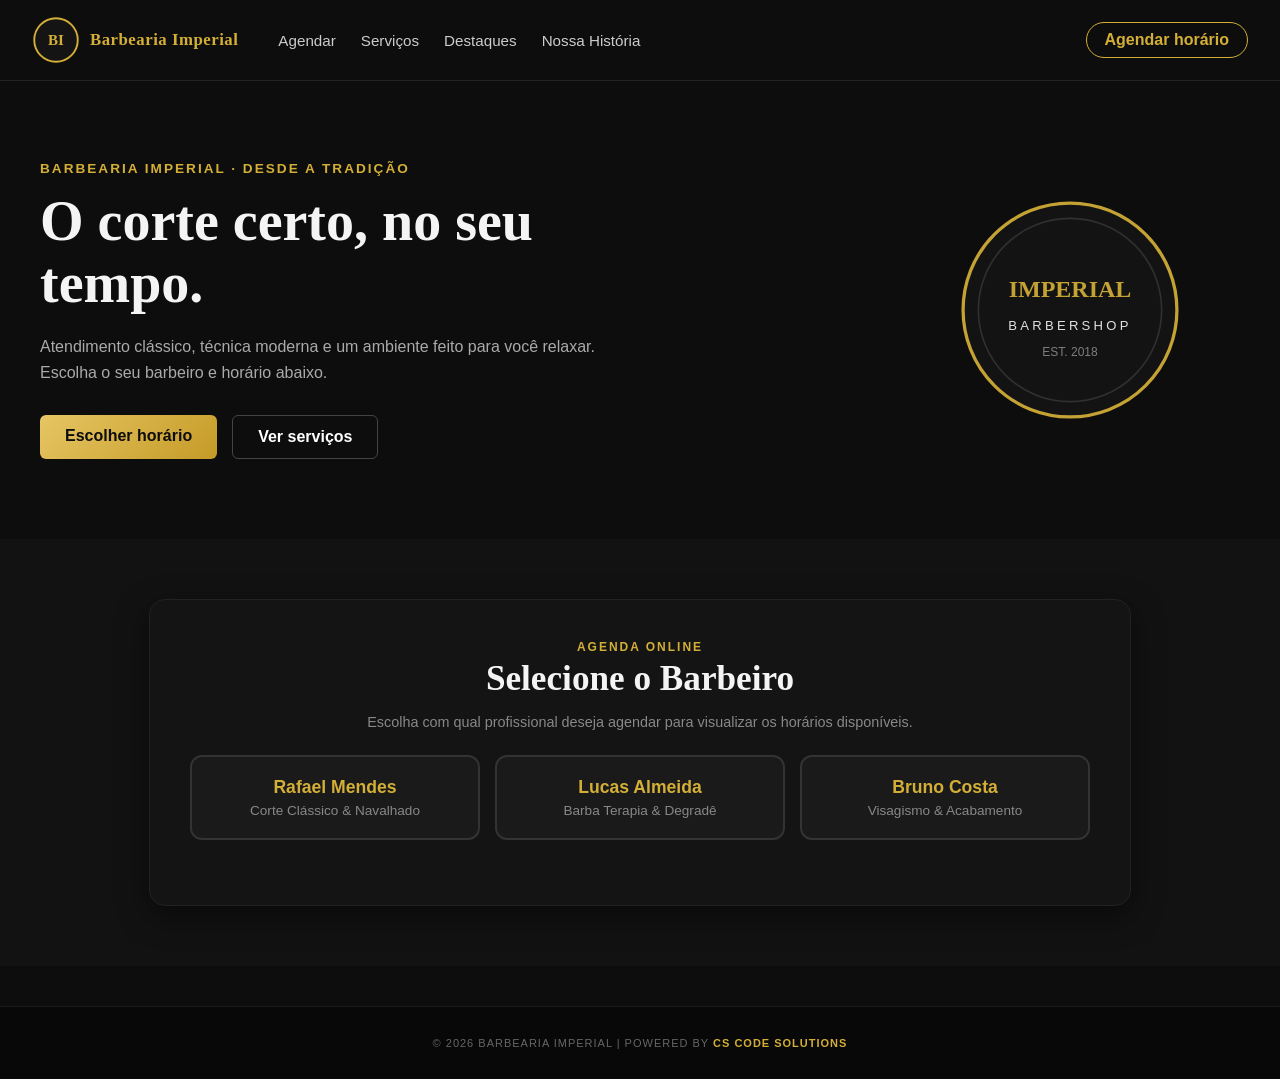
<file: barbearia-imperial/barbearia.html>
<!DOCTYPE html>
<html lang="pt-BR">
<head>
    <meta charset="UTF-8">
    <meta name="viewport" content="width=device-width, initial-scale=1.0">
    <title>Barbearia Imperial - Estilo e Tradição</title>
    <link rel="icon" type="image/svg+xml" href="data:image/svg+xml,%3Csvg xmlns='http://www.w3.org/2000/svg' viewBox='0 0 64 64'%3E%3Ccircle cx='32' cy='32' r='30' fill='%23141414' stroke='%23d4af37' stroke-width='3'/%3E%3Ctext x='32' y='40' text-anchor='middle' fill='%23d4af37' font-family='Georgia,serif' font-size='22' font-weight='bold'%3EBI%3C/text%3E%3C/svg%3E">
    <style>
        body {
            font-family: Arial, sans-serif;
            margin: 0;
            padding: 0;
            background-color: #0d0d0d;
            color: #f4f4f4;
            scroll-behavior: smooth;
        }
        .site-header {
            background-color: #0d0d0d;
            color: #fff;
            display: flex;
            justify-content: space-between;
            align-items: center;
            padding: 1rem 2rem;
            position: sticky;
            top: 0;
            z-index: 1000;
            border-bottom: 1px solid #222;
        }
        .header-left {
            display: flex;
            align-items: center;
            gap: 40px;
        }
        .logo-container {
            display: flex;
            align-items: center;
            gap: 10px;
        }
        .circle-logo {
            width: 48px;
            height: 48px;
            flex-shrink: 0;
        }
        .brand-label {
            font-family: Georgia, serif;
            font-size: 1.05rem;
            font-weight: bold;
            color: #d4af37;
            letter-spacing: 0.5px;
        }
        .nav-links {
            display: flex;
            align-items: center;
            gap: 25px;
        }
        .nav-links a {
            color: #ccc;
            text-decoration: none;
            font-size: 0.95rem;
            transition: color 0.3s;
        }
        .nav-links a:hover {
            color: #d4af37;
        }
        .btn-header-agendar {
            background: transparent;
            border: 1px solid #d4af37;
            color: #d4af37;
            padding: 8px 18px;
            border-radius: 20px;
            font-weight: bold;
            text-decoration: none;
            transition: all 0.3s;
        }
        .btn-header-agendar:hover {
            background: #d4af37;
            color: #0d0d0d;
        }
        .hamburger {
            display: none;
            background: none;
            border: none;
            color: white;
            font-size: 1.6rem;
            cursor: pointer;
        }

        /* Hero Section */
        .hero-section {
            background-color: #0d0d0d;
            color: white;
            padding: 80px 20px;
            display: flex;
            justify-content: space-between;
            align-items: center;
            max-width: 1200px;
            margin: 0 auto;
            gap: 40px;
        }
        .hero-content {
            max-width: 600px;
            text-align: left;
        }
        .hero-subtitle {
            color: #d4af37;
            font-size: 0.85rem;
            letter-spacing: 2px;
            text-transform: uppercase;
            margin-bottom: 15px;
            font-weight: bold;
        }
        .hero-title {
            font-size: 3.5rem;
            font-family: Georgia, serif;
            margin: 0 0 20px 0;
            line-height: 1.1;
            color: #f4f4f4;
        }
        .hero-desc {
            color: #aaa;
            font-size: 1rem;
            line-height: 1.6;
            margin-bottom: 30px;
        }
        .hero-buttons {
            display: flex;
            gap: 15px;
        }
        .btn-primary-custom {
            background: linear-gradient(135deg, #e6c563 0%, #c59b27 100%);
            color: #0d0d0d;
            padding: 12px 25px;
            border-radius: 6px;
            font-weight: bold;
            text-decoration: none;
            border: none;
            cursor: pointer;
        }
        .btn-outline-custom {
            background: transparent;
            border: 1px solid #444;
            color: #fff;
            padding: 12px 25px;
            border-radius: 6px;
            font-weight: bold;
            text-decoration: none;
            cursor: pointer;
        }
        .hero-image-right {
            max-width: 340px;
            width: 100%;
            opacity: 0.92;
            display: flex;
            justify-content: center;
        }

        @media (max-width: 768px) {
            .site-header { padding: 1rem; }
            .header-left { width: 100%; justify-content: space-between; }
            .hamburger { display: block; }
            .nav-links {
                display: none;
                flex-direction: column;
                position: absolute;
                top: 100%;
                left: 0;
                width: 100%;
                background-color: #0d0d0d;
                padding: 20px 0;
                box-shadow: 0 4px 10px rgba(0,0,0,0.5);
                text-align: center;
                border-bottom: 1px solid #222;
            }
            .nav-links.active { display: flex; }
            .nav-links a { padding: 10px 0; width: 100%; }
            .btn-header-agendar { display: none; }
            .hero-section {
                flex-direction: column-reverse;
                text-align: center;
                padding: 40px 15px;
                gap: 30px;
            }
            .hero-content { text-align: center; }
            .hero-title { font-size: 2.3rem; }
            .hero-buttons { justify-content: center; flex-wrap: wrap; }
            .hero-image-right { max-width: 220px; margin: 0 auto; }
        }

        .section { padding: 60px 20px; }
        .bg-alt { background-color: #121212; }
        .container { max-width: 1100px; margin: 0 auto; }

        .booking-card {
            background: #141414;
            padding: 40px;
            border-radius: 16px;
            box-shadow: 0 10px 30px rgba(0,0,0,0.5);
            max-width: 900px;
            margin: 0 auto;
            border: 1px solid #222;
        }
        .booking-card h2 {
            margin-top: 0;
            color: #f4f4f4;
            text-align: center;
            font-family: Georgia, serif;
            font-size: 2.2rem;
            margin-bottom: 10px;
        }

        .barber-selection-grid {
            display: grid;
            grid-template-columns: repeat(auto-fit, minmax(200px, 1fr));
            gap: 15px;
            margin-top: 25px;
            margin-bottom: 25px;
        }
        .barber-select-card {
            background: #1a1a1a;
            border: 2px solid #333;
            border-radius: 12px;
            padding: 20px;
            text-align: center;
            cursor: pointer;
            transition: all 0.3s;
        }
        .barber-select-card:hover {
            border-color: #d4af37;
            background: #1f1f1f;
        }
        .barber-select-card.selected {
            border-color: #d4af37;
            background: #252215;
        }
        .barber-select-card h4 {
            margin: 0;
            color: #d4af37;
            font-size: 1.1rem;
        }
        .barber-select-card p {
            margin: 5px 0 0 0;
            color: #888;
            font-size: 0.85rem;
        }

        .schedule-columns-container {
            display: flex;
            gap: 15px;
            overflow-x: auto;
            padding-bottom: 15px;
            margin-top: 20px;
        }
        .date-column {
            background: #181818;
            border: 1px solid #2c2c2c;
            border-radius: 12px;
            min-width: 160px;
            flex: 1;
            padding: 15px;
            text-align: center;
        }
        .date-header {
            font-weight: bold;
            font-size: 0.9rem;
            color: #d4af37;
            margin-bottom: 15px;
            border-bottom: 1px solid #333;
            padding-bottom: 8px;
        }
        .slots-list {
            display: flex;
            flex-direction: column;
            gap: 8px;
        }
        .slot-btn {
            padding: 10px;
            border-radius: 8px;
            font-weight: bold;
            font-size: 0.9rem;
            cursor: pointer;
            border: 1px solid #333;
            transition: all 0.2s;
            text-align: center;
            background-color: #141414;
            color: #ccc;
        }
        .slot-btn.available:hover {
            border-color: #d4af37;
            color: #d4af37;
            background-color: #1f1f1f;
        }
        .slot-btn.busy {
            background-color: #111;
            color: #555;
            border-color: #1a1a1a;
            cursor: not-allowed;
        }

        /* Modal Flutuante */
        .modal-overlay {
            position: fixed;
            top: 0; left: 0; width: 100%; height: 100%;
            background: rgba(0,0,0,0.8);
            display: none;
            justify-content: center;
            align-items: center;
            z-index: 2000;
            padding: 15px;
            box-sizing: border-box;
        }
        .modal-overlay.open {
            display: flex;
        }
        .modal-content {
            background: #141414;
            border: 1px solid #d4af37;
            padding: 30px;
            border-radius: 16px;
            max-width: 480px;
            width: 100%;
            box-shadow: 0 10px 30px rgba(0,0,0,0.8);
            position: relative;
            max-height: 90vh;
            overflow-y: auto;
        }
        .modal-content h3 {
            color: #d4af37;
            margin-top: 0;
            font-family: Georgia, serif;
            text-align: center;
        }
        .form-label-custom {
            color: #888;
            font-size: 0.75rem;
            letter-spacing: 1px;
            text-transform: uppercase;
            font-weight: bold;
            display: block;
            margin-bottom: 5px;
            margin-top: 15px;
        }
        .modal-content input, .modal-content select {
            width: 100%;
            padding: 12px;
            background-color: #1a1a1a;
            border: 1px solid #333;
            border-radius: 8px;
            color: #fff;
            box-sizing: border-box;
            font-size: 0.95rem;
        }
        .modal-content input:focus, .modal-content select:focus {
            border-color: #d4af37;
            outline: none;
        }
        .modal-close {
            position: absolute;
            top: 15px;
            right: 20px;
            background: none;
            border: none;
            color: #888;
            font-size: 1.5rem;
            cursor: pointer;
        }
        .modal-close:hover { color: #fff; }

        /* Lista de Checkboxes de Serviços */
        .services-checkbox-list {
            display: flex;
            flex-direction: column;
            gap: 8px;
            max-height: 180px;
            overflow-y: auto;
            background: #1a1a1a;
            border: 1px solid #333;
            border-radius: 8px;
            padding: 10px;
            margin-top: 5px;
        }
        .service-checkbox-item {
            display: flex;
            align-items: center;
            gap: 10px;
            cursor: pointer;
            font-size: 0.9rem;
            color: #ddd;
            user-select: none;
        }
        .service-checkbox-item input {
            width: 18px;
            height: 18px;
            cursor: pointer;
            margin: 0;
        }

        /* Grade de Serviços Demonstrativos */
        .services-grid {
            display: grid;
            grid-template-columns: repeat(auto-fit, minmax(220px, 1fr));
            gap: 16px;
            text-align: left;
        }
        .service-card {
            background: #141414;
            border: 1px solid #262626;
            border-radius: 12px;
            padding: 20px;
        }
        .service-card h3 {
            margin: 0 0 8px 0;
            color: #d4af37;
            font-family: Georgia, serif;
        }
        .service-card p {
            margin: 0 0 12px 0;
            color: #aaa;
            font-size: 0.9rem;
            line-height: 1.45;
        }
        .service-price {
            color: #e6c563;
            font-weight: bold;
            font-size: 0.95rem;
        }

        footer {
            background-color: #080808;
            color: #666;
            text-align: center;
            padding: 30px;
            border-top: 1px solid #1a1a1a;
            margin-top: 40px;
        }
        footer a {
            color: #d4af37;
            text-decoration: none;
        }
    </style>
</head>
<body>
    <header class="site-header">
        <div class="header-left">
            <div class="logo-container">
                <svg class="circle-logo" viewBox="0 0 64 64" aria-hidden="true">
                    <circle cx="32" cy="32" r="29" fill="#141414" stroke="#d4af37" stroke-width="2.5"/>
                    <text x="32" y="39" text-anchor="middle" fill="#d4af37" font-family="Georgia,serif" font-size="20" font-weight="bold">BI</text>
                </svg>
                <span class="brand-label">Barbearia Imperial</span>
            </div>
            <nav class="nav-links" id="nav-menu">
                <a href="#agendar">Agendar</a>
                <a href="#servicos" class="link-menu-servicos">Serviços</a>
                <a href="#agendar">Destaques</a>
                <a href="#agendar">Nossa História</a>
            </nav>
        </div>
        <a href="#agendar" class="btn-header-agendar">Agendar horário</a>
        <button class="hamburger" id="hamburger-btn">&#9776;</button>
    </header>

    <section class="hero-section">
        <div class="hero-content">
            <div class="hero-subtitle">BARBEARIA IMPERIAL · DESDE A TRADIÇÃO</div>
            <h1 class="hero-title">O corte certo, no seu tempo.</h1>
            <p class="hero-desc">Atendimento clássico, técnica moderna e um ambiente feito para você relaxar. Escolha o seu barbeiro e horário abaixo.</p>
            <div class="hero-buttons">
                <a href="#agendar" class="btn-primary-custom">Escolher horário</a>
                <a href="#servicos" class="btn-outline-custom link-menu-servicos">Ver serviços</a>
            </div>
        </div>
        <div class="hero-image-right">
            <svg viewBox="0 0 220 220" width="240" height="240" aria-label="Emblema Barbearia Imperial">
                <circle cx="110" cy="110" r="98" fill="#141414" stroke="#d4af37" stroke-width="3"/>
                <circle cx="110" cy="110" r="84" fill="none" stroke="#333" stroke-width="1.5"/>
                <text x="110" y="98" text-anchor="middle" fill="#d4af37" font-family="Georgia,serif" font-size="22" font-weight="bold">IMPERIAL</text>
                <text x="110" y="128" text-anchor="middle" fill="#f4f4f4" font-family="Arial,sans-serif" font-size="12" letter-spacing="3">BARBERSHOP</text>
                <text x="110" y="152" text-anchor="middle" fill="#888" font-family="Arial,sans-serif" font-size="11">EST. 2018</text>
            </svg>
        </div>
    </section>

    <!-- Seção de Agendamento -->
    <section id="agendar" class="section bg-alt">
        <div class="container">
            <div class="booking-card">
                <div style="text-align:center; color:#d4af37; font-size:0.75rem; letter-spacing:2px; text-transform:uppercase; font-weight:bold; margin-bottom:5px;">AGENDA ONLINE</div>
                <h2>Selecione o Barbeiro</h2>
                <p style="text-align:center; color:#888; font-size:0.9rem; margin-bottom:15px;">Escolha com qual profissional deseja agendar para visualizar os horários disponíveis.</p>

                <div id="barber-selection-container" class="barber-selection-grid"></div>

                <div id="calendar-wrapper" style="display:none; margin-top:30px; border-top:1px solid #222; padding-top:25px;">
                    <h3 id="calendar-title" style="text-align:center; color:#f4f4f4; font-family:Georgia, serif; margin-bottom:5px;">Horários Disponíveis</h3>
                    <p style="text-align:center; color:#888; font-size:0.9rem; margin-bottom:20px;">Clique num horário disponível de 15 em 15 minutos.</p>
                    <div id="schedule-columns" class="schedule-columns-container"></div>
                </div>
            </div>
        </div>
    </section>

    <!-- Modal Flutuante de Confirmação de Agendamento -->
    <div id="modal-booking" class="modal-overlay">
        <div class="modal-content">
            <button type="button" class="modal-close" id="btn-close-modal">&times;</button>
            <h3>Concluir Reserva</h3>
            <p id="modal-selected-time-label" style="text-align:center; color:#d4af37; font-weight:bold; margin-bottom:20px;"></p>

            <form id="modal-booking-form">
                <label class="form-label-custom">Nome Completo</label>
                <input type="text" id="modal-client-name" placeholder="Seu nome" required>

                <label class="form-label-custom">WhatsApp / Telefone</label>
                <input type="tel" id="modal-client-phone" placeholder="(00) 00000-0000" required>

                <label class="form-label-custom">Serviços (Selecione um ou mais)</label>
                <div id="services-checkbox-container" class="services-checkbox-list"></div>

                <button type="submit" class="btn-primary-custom" style="width:100%; margin-top:25px; padding:14px; font-size:1rem;">Confirmar agendamento</button>
            </form>
        </div>
    </div>

    <!-- Seção de Nossos Serviços -->
    <section id="servicos" class="section" style="display: none;">
        <div class="container" style="text-align: center;">
            <h2 style="font-family:Georgia, serif; font-size:2rem; margin-bottom:30px;">Nossos Serviços</h2>
            <div id="servicos-carrossel-container" class="services-grid"></div>
        </div>
    </section>

    <footer>
        <p style="font-size:11px; color:#666; letter-spacing:1px; text-transform:uppercase; margin:0;">
            &copy; 2026 Barbearia Imperial | Powered by <a href="https://www.instagram.com/cs_code_solutions?exln=Ym1mNDMzYTYxa3d6" target="_blank" rel="noopener noreferrer"><strong>CS Code Solutions</strong></a>
        </p>
    </footer>

    <script>
        const barbeiros = [
            { id: "rafael", nome: "Rafael Mendes", especialidade: "Corte Clássico & Navalhado" },
            { id: "lucas", nome: "Lucas Almeida", especialidade: "Barba Terapia & Degradê" },
            { id: "bruno", nome: "Bruno Costa", especialidade: "Visagismo & Acabamento" }
        ];

        const servicosCatalogo = [
            { id: "corte", nome: "Corte Clássico ou Degradê", preco: 45.00, desc: "Lavagem, corte personalizado e finalização." },
            { id: "barba", nome: "Barba com Toalha Quente", preco: 35.00, desc: "Alinhamento na navalha com vapor e balm." },
            { id: "combo", nome: "Combo Corte + Barba", preco: 70.00, desc: "Experiência completa com economia." },
            { id: "sobrancelha", nome: "Design de Sobrancelha", preco: 15.00, desc: "Acabamento limpo e natural." }
        ];

        const horariosBase = ["09:00", "09:15", "09:30", "10:00", "10:30", "11:00", "14:00", "14:30", "15:00", "16:00", "16:30", "17:30"];
        const reservados = new Set(["rafael|0|09:30", "lucas|1|14:30"]);

        let barbeiroAtual = null;
        let slotSelecionado = null;

        const hamburgerBtn = document.getElementById("hamburger-btn");
        const navMenu = document.getElementById("nav-menu");
        const servicosSecao = document.getElementById("servicos");
        const modalBooking = document.getElementById("modal-booking");

        hamburgerBtn.addEventListener("click", (e) => {
            e.stopPropagation();
            navMenu.classList.toggle("active");
        });

        document.querySelectorAll(".link-menu-servicos").forEach(el => {
            el.addEventListener("click", (e) => {
                e.preventDefault();
                servicosSecao.style.display = "block";
                renderServicos();
                document.getElementById("servicos").scrollIntoView({ behavior: "smooth" });
                navMenu.classList.remove("active");
            });
        });

        function renderServicos() {
            const container = document.getElementById("servicos-carrossel-container");
            container.innerHTML = servicosCatalogo.map(srv => `
                <div class="service-card">
                    <h3>${srv.nome}</h3>
                    <p>${srv.desc}</p>
                    <span class="service-price">R$ ${srv.preco.toFixed(2).replace(".", ",")}</span>
                </div>
            `).join("");
        }

        function renderCheckboxesServicos() {
            const box = document.getElementById("services-checkbox-container");
            box.innerHTML = servicosCatalogo.map((srv, idx) => `
                <label class="service-checkbox-item">
                    <input type="checkbox" name="srv" value="${srv.nome}" ${idx === 0 ? "checked" : ""}>
                    <span>${srv.nome} — R$ ${srv.preco.toFixed(2).replace(".", ",")}</span>
                </label>
            `).join("");
        }

        function proximoDias(qtd = 4) {
            const dias = [];
            const hoje = new Date();
            for (let i = 0; i < qtd; i++) {
                const d = new Date(hoje);
                d.setDate(hoje.getDate() + i);
                dias.push({
                    idx: i,
                    label: d.toLocaleDateString("pt-BR", { weekday: "short", day: "2-digit", month: "2-digit" })
                });
            }
            return dias;
        }

        function renderBarbeiros() {
            const grid = document.getElementById("barber-selection-container");
            grid.innerHTML = "";
            barbeiros.forEach(barb => {
                const card = document.createElement("div");
                card.className = "barber-select-card" + (barbeiroAtual?.id === barb.id ? " selected" : "");
                card.innerHTML = `<h4>${barb.nome}</h4><p>${barb.especialidade}</p>`;
                card.onclick = () => selecionarBarbeiro(barb);
                grid.appendChild(card);
            });
        }

        function selecionarBarbeiro(barb) {
            barbeiroAtual = barb;
            renderBarbeiros();
            const wrapper = document.getElementById("calendar-wrapper");
            const cols = document.getElementById("schedule-columns");
            document.getElementById("calendar-title").textContent = `Horários — ${barb.nome}`;
            wrapper.style.display = "block";
            cols.innerHTML = "";

            proximoDias(4).forEach(dia => {
                const col = document.createElement("div");
                col.className = "date-column";
                col.innerHTML = `<div class="date-header">${dia.label}</div><div class="slots-list"></div>`;
                const list = col.querySelector(".slots-list");

                horariosBase.forEach(hora => {
                    const chave = `${barb.id}|${dia.idx}|${hora}`;
                    const ocupado = reservados.has(chave);
                    const btn = document.createElement("button");
                    btn.type = "button";
                    btn.className = "slot-btn " + (ocupado ? "busy" : "available");
                    btn.textContent = ocupado ? `${hora} (Ocupado)` : hora;
                    btn.disabled = ocupado;
                    if (!ocupado) {
                        btn.onclick = () => abrirModalReserva(dia.label, dia.idx, hora, chave);
                    }
                    list.appendChild(btn);
                });

                cols.appendChild(col);
            });
        }

        function abrirModalReserva(diaLabel, diaIdx, hora, chave) {
            slotSelecionado = { diaLabel, diaIdx, hora, chave };
            document.getElementById("modal-selected-time-label").textContent =
                `${barbeiroAtual.nome} · ${diaLabel} às ${hora}`;
            renderCheckboxesServicos();
            modalBooking.classList.add("open");
        }

        function fecharModalReserva() {
            modalBooking.classList.remove("open");
            slotSelecionado = null;
        }

        document.getElementById("btn-close-modal").onclick = fecharModalReserva;
        modalBooking.onclick = (e) => {
            if (e.target === modalBooking) fecharModalReserva();
        };

        document.getElementById("modal-booking-form").onsubmit = (e) => {
            e.preventDefault();
            if (!slotSelecionado || !barbeiroAtual) return;

            const selecionados = Array.from(document.querySelectorAll('#services-checkbox-container input[type="checkbox"]:checked'))
                .map(el => el.value);

            if (selecionados.length === 0) {
                alert("Selecione pelo menos um serviço.");
                return;
            }

            reservados.add(slotSelecionado.chave);
            const nomeCliente = document.getElementById("modal-client-name").value.trim();
            fecharModalReserva();
            document.getElementById("modal-booking-form").reset();
            selecionarBarbeiro(barbeiroAtual);
            alert(`Reserva simulada para ${nomeCliente} (${selecionados.join(", ")}) em ${slotSelecionado ? slotSelecionado.diaLabel : "data selecionada"}.`);
        };

        renderBarbeiros();
    </script>
</body>
</html>
</file>
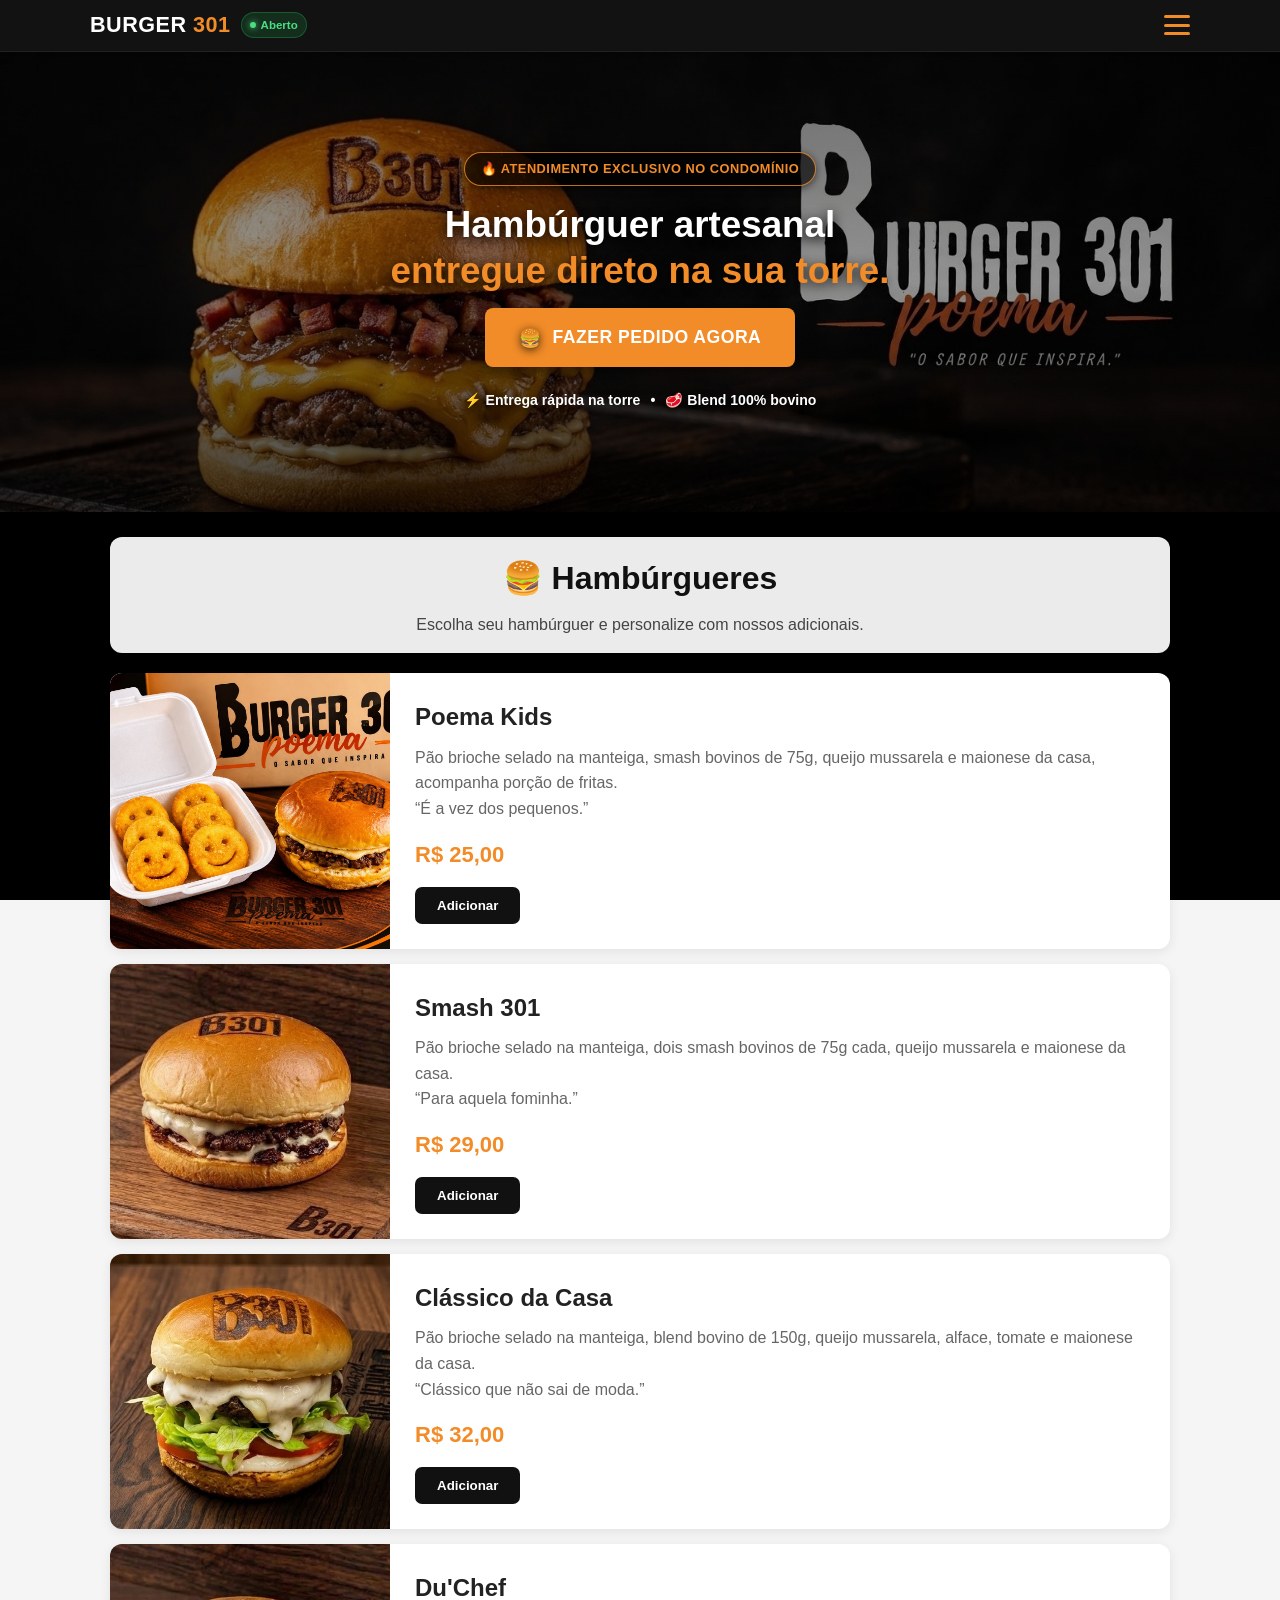
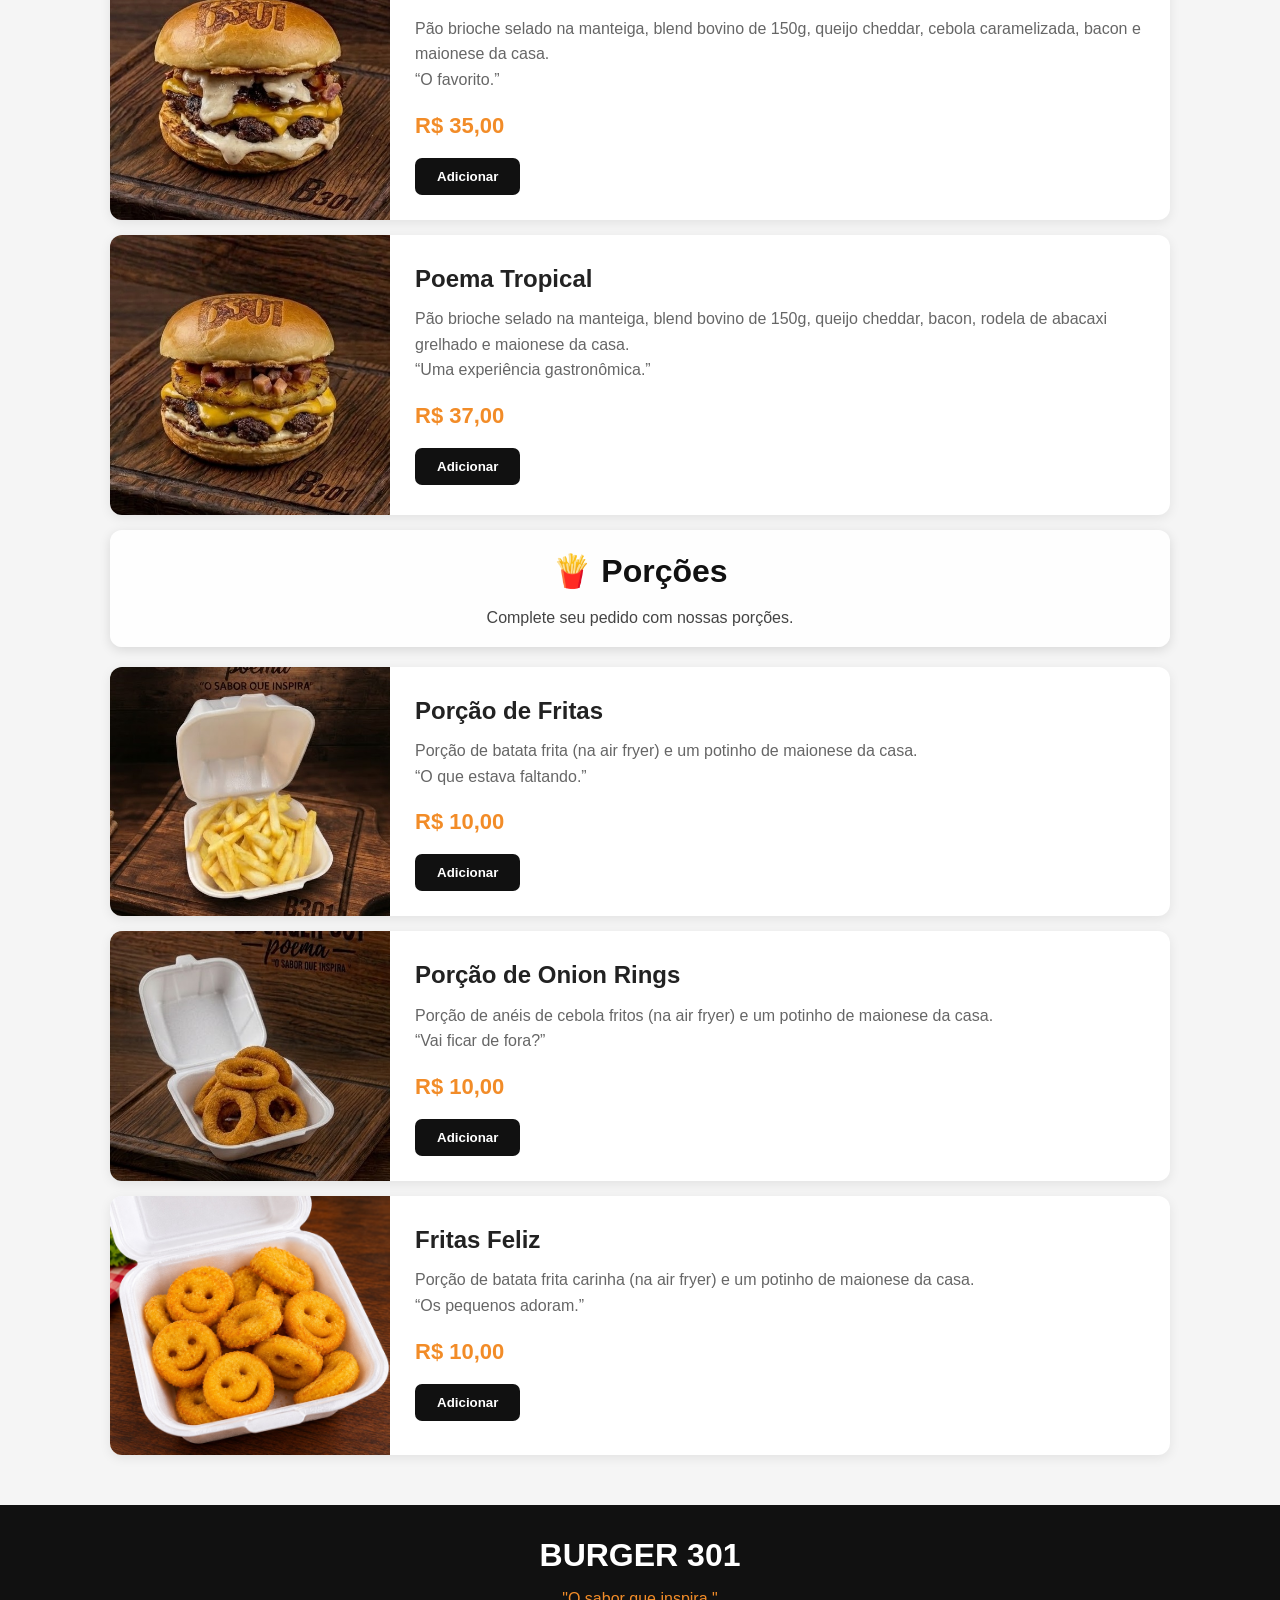
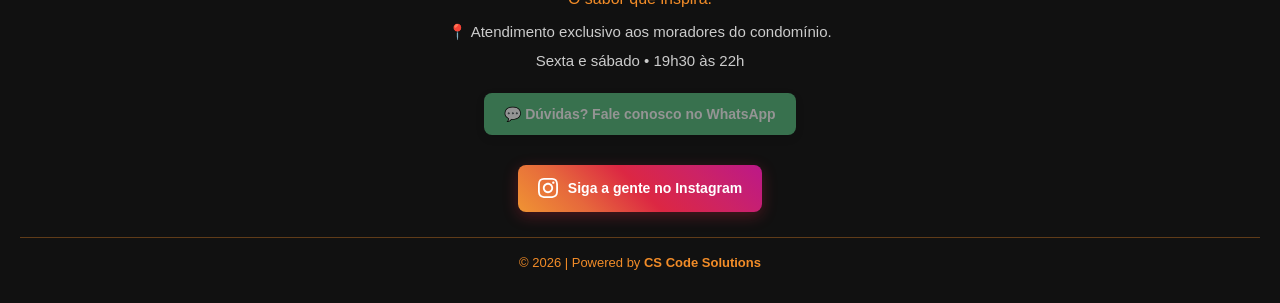
<file: burger-301/burger-301.html>
<!DOCTYPE html>
<html lang="pt-BR">

<head>
    <meta charset="UTF-8">
    <meta name="viewport" content="width=device-width, initial-scale=1.0">
    <title>Burger 301 - Hambúrgueres artesanais</title>

    <!-- METATAGS DE SEO E PRE-VISUALIZACAO OPEN GRAPH -->
    <meta name="description" content="Burger 301 - Hambúrgueres artesanais, porções e adicionais fresquinhos. Faça o seu pedido online direto na sua torre!">
    <meta property="og:type" content="website">
    <meta property="og:site_name" content="Burger 301">
    <meta property="og:title" content="Burger 301 - Hambúrgueres Artesanais">
    <meta property="og:description" content="Peça os melhores hambúrgueres artesanais e porções direto pelo nosso cardápio online!">

    <!-- CONFIGURAÇÕES DE APLICAÇÃO -->
    <meta name="theme-color" content="#f28c28">
    <meta name="apple-mobile-web-app-capable" content="yes">
    <meta name="apple-mobile-web-app-status-bar-style" content="black-translucent">
    <meta name="apple-mobile-web-app-title" content="Burger 301">
    <link rel="stylesheet" href="style.css?v=7">
    
    <!-- FAVICON -->
    <link rel="icon" href="imagens/icone.png" type="image/png">

    <style>
        .botao-instagram-rodape {
            display: inline-flex;
            align-items: center;
            justify-content: center;
            gap: 10px;
            background: linear-gradient(45deg, #f09433, #e6683c, #dc2743, #cc2366, #bc1888);
            color: #fff;
            padding: 12px 20px;
            border-radius: 8px;
            font-weight: bold;
            font-size: 14px;
            text-decoration: none;
            margin: 15px auto 10px auto;
            box-shadow: 0 4px 15px rgba(220, 39, 67, 0.3);
            transition: transform 0.2s, opacity 0.2s;
            max-width: 300px;
            box-sizing: border-box;
        }
        .botao-instagram-rodape:hover {
            transform: scale(1.02);
            opacity: 0.95;
        }
        .icone-instagram {
            width: 20px;
            height: 20px;
            fill: #fff;
        }

        /* Estilo para manter os botões do WhatsApp visíveis, porém desativados na demo */
        .whatsapp-desativado {
            opacity: 0.55 !important;
            cursor: not-allowed !important;
            pointer-events: none !important;
            filter: grayscale(40%);
            user-select: none;
        }
        .aviso-demo-whatsapp {
            display: block;
            text-align: center;
            font-size: 12px;
            color: #666;
            margin-top: 8px;
            font-weight: bold;
        }
    </style>
</head>

<body>

    <!-- CABEÇALHO SUPERIOR -->
    <header class="header-topo">
        <div class="header-container">
            
            <!-- ESQUERDA: LOGO + STATUS (SEMPRE ABERTO) -->
            <div class="header-esquerda">
                <a href="#" class="logo-header">
                    <span class="texto-burger">BURGER</span> <span class="texto-301">301</span>
                </a>
                
                <div class="status-loja status-aberto">
                    <span class="ponto-status"></span>
                    <span>Aberto</span>
                </div>
            </div>

            <a href="#cardapio" class="link-cardapio" style="display: none;">Cardápio</a>

            <!-- DIREITA: MENU HAMBÚRGUER -->
            <div class="header-direita">
                <button type="button" id="btn-menu-toggle" class="btn-menu-hamburguer" aria-label="Abrir Menu">
                    <span></span>
                    <span></span>
                    <span></span>
                </button>
            </div>

        </div>
    </header>

    <!-- MENU LATERAL / GAVETA -->
    <nav id="menu-lateral" class="menu-lateral">
        <button type="button" id="btn-fechar-menu" class="btn-fechar-menu">✕</button>
        <ul class="menu-lista">
            <li><a href="#" onclick="fecharMenuEColar('hamburgueres'); return false;">🍔 Hambúrgueres</a></li>
            <li><a href="#" onclick="fecharMenuEColar('porcoes'); return false;">🍟 Porções</a></li>
            <li><a href="#" onclick="fecharMenuEColar('rodape-duvidas'); return false;">❓ Dúvidas</a></li>
        </ul>
    </nav>

    <main>
        <!-- BANNER HERO DE ALTA CONVERSÃO -->
        <section class="banner-hero">
            <div class="hero-overlay"></div>
            <div class="hero-conteudo">
                <span class="badge-exclusivo">🔥 ATENDIMENTO EXCLUSIVO NO CONDOMÍNIO</span>
                <h1>Hambúrguer artesanal <br><span class="destaque-laranja">entregue direto na sua torre.</span></h1>
                
                <div class="hero-botoes">
                    <a href="#cardapio" class="btn-hero-principal">
                        <span class="icone-emoji">🍔</span> FAZER PEDIDO AGORA
                    </a>
                </div>

                <div class="hero-diferenciais">
                    <span>⚡ Entrega rápida na torre</span>
                    <span>•</span>
                    <span>🥩 Blend 100% bovino</span>
                </div>
            </div>
        </section>

        <!-- CARDÁPIO -->
        <section id="cardapio" class="cardapio">

            <!-- HAMBÚRGUERES -->
            <div id="hamburgueres" class="titulo-secao">
                <h2>🍔 Hambúrgueres</h2>
                <p>Escolha seu hambúrguer e personalize com nossos adicionais.</p>
            </div>

            <div id="lista-hamburgueres"></div>

            <!-- PORÇÕES -->
            <div id="porcoes" class="titulo-secao">
                <h2>🍟 Porções</h2>
                <p>Complete seu pedido com nossas porções.</p>
            </div>

            <div id="lista-porcoes"></div>

        </section>

        <!-- MODAL DE PERSONALIZAÇÃO -->
        <div id="modal-produto" class="modal" aria-hidden="true">
            <div class="modal-conteudo">
                <button type="button" id="fechar-modal" class="fechar-modal" aria-label="Fechar">×</button>

                <h2 id="modal-nome-produto">Personalizar pedido</h2>
                <p id="modal-descricao-produto" class="modal-descricao"></p>

                <div class="modal-preco">
                    <span>Preço:</span>
                    <strong id="modal-preco-produto">R$ 0,00</strong>
                </div>

                <!-- ADICIONAIS -->
                <div class="modal-secao">
                    <h3>➕ Adicionais</h3>
                    <p class="texto-ajuda">Selecione os adicionais desejados.</p>

                    <div class="lista-adicionais">
                        <label class="adicional">
                            <input type="checkbox" name="adicional" value="Bacon" data-preco="5.00">
                            <span>Bacon</span>
                            <strong>+ R$ 5,00</strong>
                        </label>

                        <label class="adicional">
                            <input type="checkbox" name="adicional" value="Cebola caramelizada" data-preco="4.00">
                            <span>Cebola caramelizada</span>
                            <strong>+ R$ 4,00</strong>
                        </label>

                        <label class="adicional">
                            <input type="checkbox" name="adicional" value="Abacaxi grelhado" data-preco="4.00">
                            <span>Abacaxi grelhado</span>
                            <strong>+ R$ 4,00</strong>
                        </label>

                        <label class="adicional">
                            <input type="checkbox" name="adicional" value="Blend bovino 150g" data-preco="8.00">
                            <span>Blend bovino 150g</span>
                            <strong>+ R$ 8,00</strong>
                        </label>

                        <label class="adicional">
                            <input type="checkbox" name="adicional" value="Smash bovino 75g" data-preco="5.00">
                            <span>Smash bovino 75g</span>
                            <strong>+ R$ 5,00</strong>
                        </label>

                        <label class="adicional">
                            <input type="checkbox" name="adicional" value="Queijo cheddar" data-preco="6.00">
                            <span>Queijo cheddar</span>
                            <strong>+ R$ 6,00</strong>
                        </label>

                        <label class="adicional">
                            <input type="checkbox" name="adicional" value="Queijo mussarela" data-preco="4.00">
                            <span>Queijo mussarela</span>
                            <strong>+ R$ 4,00</strong>
                        </label>

                        <label class="adicional">
                            <input type="checkbox" name="adicional" value="Anéis de cebola" data-preco="4.00">
                            <span>Anéis de cebola</span>
                            <strong>+ R$ 4,00</strong>
                        </label>

                        <label class="adicional">
                            <input type="checkbox" name="adicional" value="Pote de maionese extra" data-preco="2.00" data-apenas-porcao="true">
                            <span>Pote de maionese extra</span>
                            <strong>+ R$ 2,00</strong>
                        </label>
                    </div>
                </div>

                <!-- QUANTIDADE -->
                <div class="modal-secao quantidade-secao">
                    <h3>Quantidade</h3>
                    <div class="controle-quantidade">
                        <button type="button" id="diminuir-quantidade">−</button>
                        <span id="quantidade-produto">1</span>
                        <button type="button" id="aumentar-quantidade">+</button>
                    </div>
                </div>

                <!-- OBSERVAÇÃO DO PRODUTO -->
                <div class="modal-secao">
                    <h3>📝 Observação</h3>
                    <textarea id="observacao-produto" class="observacao-produto" placeholder="Ex.: sem cebola, pouca maionese, bem passado..." rows="3"></textarea>
                </div>

                <!-- TOTAL -->
                <div class="modal-total">
                    <span>Total:</span>
                    <strong id="modal-total">R$ 0,00</strong>
                </div>

                <button type="button" id="adicionar-carrinho-modal" class="botao-confirmar">ADICIONAR AO PEDIDO</button>
            </div>
        </div>

        <!-- PAINEL DO CARRINHO -->
        <aside id="carrinho" class="carrinho">
            <div class="carrinho-painel">
                <div class="carrinho-cabecalho">
                    <div>
                        <h2>🛒 Seu pedido</h2>
                        <span id="quantidade-carrinho">0 itens</span>
                    </div>
                </div>

                <div id="itens-carrinho" class="itens-carrinho">
                    <p class="carrinho-vazio">Seu carrinho está vazio.</p>
                </div>

                <div class="carrinho-total">
                    <span>Total</span>
                    <strong id="valor-total">R$ 0,00</strong>
                </div>

                <div class="carrinho-botoes">
                    <button type="button" id="continuar-comprando" class="botao-continuar">CONTINUAR COMPRANDO</button>
                    <button type="button" id="finalizar-pedido" class="botao-finalizar" disabled>FINALIZAR PEDIDO</button>
                </div>
            </div>
        </aside>

        <!-- BARRA FIXA DO CARRINHO -->
        <div id="carrinho-flutuante" class="carrinho-flutuante">
            <div>
                <strong>🛒 Seu pedido</strong>
                <span id="resumo-carrinho">0 itens • R$ 0,00</span>
            </div>
            <button type="button" id="abrir-carrinho">VER PEDIDO</button>
        </div>

        <!-- DADOS DO CLIENTE -->
        <section id="dados-pedido" class="dados-pedido">
            <div class="titulo-secao">
                <h2>📋 Seus dados</h2>
                <p>Informe os dados para identificarmos seu pedido.</p>
            </div>

            <form id="formulario-pedido" onsubmit="return false;">
                <div class="campo">
                    <label for="nome">Nome *</label>
                    <input type="text" id="nome" name="nome" placeholder="Digite seu nome">
                </div>

                <div class="campo">
                    <label for="torre">Torre *</label>
                    <input type="text" id="torre" name="torre" placeholder="Ex.: B">
                </div>

                <div class="campo">
                    <label for="apartamento">Apartamento *</label>
                    <input type="text" id="apartamento" name="apartamento" placeholder="Ex.: 301">
                </div>

                <div class="campo">
                    <label>Forma de pagamento *</label>
                    <label class="opcao-pagamento">
                        <input type="radio" name="pagamento" value="Pix"> 📱 Pix
                    </label>
                    <label class="opcao-pagamento">
                        <input type="radio" name="pagamento" value="Dinheiro"> 💵 Dinheiro
                    </label>
                    <label class="opcao-pagamento">
                        <input type="radio" name="pagamento" value="Cartão"> 💳 Cartão
                    </label>
                </div>

                <div class="campo" id="campo-troco" style="display: none;">
                    <label for="troco">Precisa de troco para quanto?</label>
                    <input type="text" id="troco" name="troco" placeholder="Ex.: R$ 50,00 ou Não preciso">
                </div>

                <div class="campo">
                    <label for="observacao">Observação</label>
                    <textarea id="observacao" name="observacao" rows="4" placeholder="Alguma observação geral sobre seu pedido?"></textarea>
                </div>

                <p class="informacao-entrega">
                    📍 A entrega é realizada na entrada da torre do condomínio.
                </p>

                <!-- BOTÃO DE ENVIAR PELO WHATSAPP VISÍVEL MAS DESATIVADO -->
                <button type="button" class="botao-enviar whatsapp-desativado" disabled aria-disabled="true">ENVIAR PEDIDO PELO WHATSAPP</button>
                <span class="aviso-demo-whatsapp">🔒 Envio pelo WhatsApp desativado nesta versão de demonstração.</span>

                <!-- BOTÃO DE VOLTAR AO CARDÁPIO / CONTINUAR COMPRANDO -->
                <button type="button" id="voltar-cardapio-dados" class="botao-voltar-cadastro" style="margin-top: 14px;">CONTINUAR COMPRANDO</button>
            </form>
        </section>
    </main>

    <!-- RODAPÉ -->
    <footer id="rodape-duvidas" class="rodape">
        <h2>BURGER 301</h2>
        <p class="slogan-rodape">"O sabor que inspira."</p>
        <p>📍 Atendimento exclusivo aos moradores do condomínio.</p>
        <p>Sexta e sábado • 19h30 às 22h</p>

        <!-- BOTÃO DE DÚVIDAS VISÍVEL MAS DESATIVADO -->
        <span class="botao-duvidas-whatsapp whatsapp-desativado" aria-disabled="true">
            💬 Dúvidas? Fale conosco no WhatsApp
        </span>

        <br>

        <a href="https://www.instagram.com/burger_301_poema?dlrf=MXZuZXhxcnlrcDZuNw==" target="_blank" rel="noreferrer" class="botao-instagram-rodape">
            <svg xmlns="http://www.w3.org/2000/svg" class="icone-instagram" viewBox="0 0 24 24">
                <path d="M12 2.163c3.204 0 3.584.012 4.85.07 3.252.148 4.771 1.691 4.919 4.919.058 1.265.069 1.645.069 4.849 0 3.205-.012 3.584-.069 4.849-.149 3.225-1.664 4.771-4.919 4.919-1.266.058-1.644.07-4.85.07-3.204 0-3.584-.012-4.849-.07-3.26-.149-4.771-1.699-4.919-4.92-.058-1.265-.07-1.644-.07-4.849 0-3.204.013-3.583.07-4.849.149-3.227 1.664-4.771 4.919-4.919 1.266-.057 1.645-.069 4.849-.069zm0-2.163c-3.259 0-3.667.014-4.947.072-4.358.2-6.78 2.618-6.98 6.98-.059 1.281-.073 1.689-.073 4.948 0 3.259.014 3.668.072 4.948.2 4.358 2.618 6.78 6.98 6.98 1.281.058 1.689.072 4.948.072 3.259 0 3.668-.014 4.948-.072 4.354-.2 6.782-2.618 6.979-6.98.059-1.28.073-1.689.073-4.948 0-3.259-.014-3.667-.072-4.947-.196-4.354-2.617-6.78-6.979-6.98-1.281-.059-1.69-.073-4.949-.073zm0 5.838c-3.403 0-6.162 2.759-6.162 6.162s2.759 6.163 6.162 6.163 6.162-2.759 6.162-6.163c0-3.403-2.759-6.162-6.162-6.162zm0 10.162c-2.209 0-4-1.79-4-4 0-2.209 1.791-4 4-4s4 1.791 4 4c0 2.21-1.791 4-4 4zm6.406-11.845c-.796 0-1.441.645-1.441 1.44s.645 1.44 1.441 1.44c.795 0 1.439-.645 1.439-1.44s-.644-1.44-1.439-1.44z"/>
            </svg>
            <span>Siga a gente no Instagram</span>
        </a>

        <!-- ASSINATURA CS CODE SOLUTIONS -->
        <p class="copyright">&copy; 2026 | Powered by <a href="https://www.instagram.com/cs_code_solutions?exln=Ym1mNDMzYTYxa3d6" target="_blank" rel="noreferrer" style="color: #f28c28; text-decoration: none;"><strong>CS Code Solutions</strong></a></p>
    </footer>

    <!-- SCRIPT PARA FORÇAR A PÁGINA A ABRIR SEMPRE NO TOPO -->
    <script>
        window.addEventListener('load', function() {
            setTimeout(function() {
                window.scrollTo(0, 0);
            }, 10);
        });
    </script>

    <!-- JAVASCRIPT ORIGINAL ADAPTADO (SEM FIREBASE, SEMPRE ABERTO) -->
    <script>
        let carrinho = [];
        try {
            const carrinhoSalvo = localStorage.getItem("carrinho_burger301_demo");
            if (carrinhoSalvo) {
                carrinho = JSON.parse(carrinhoSalvo);
            }
        } catch (e) {
            console.error("Erro ao carregar carrinho:", e);
        }

        let produtoAtual = null;
        let quantidadeAtual = 1;

        // Lista original dos produtos com as imagens originais da pasta imagens/
        const produtosOriginais = [
            {
                id: "padrao-1",
                nome: "Poema Kids",
                categoria: "hamburgueres",
                preco: 25.00,
                descricao: "Pão brioche selado na manteiga, smash bovinos de 75g, queijo mussarela e maionese da casa, acompanha porção de fritas.<br>“É a vez dos pequenos.”",
                imagem: "imagens/poema-kids.jpg",
                esgotado: false,
                ordem: 0
            },
            {
                id: "padrao-2",
                nome: "Smash 301",
                categoria: "hamburgueres",
                preco: 29.00,
                descricao: "Pão brioche selado na manteiga, dois smash bovinos de 75g cada, queijo mussarela e maionese da casa.<br>“Para aquela fominha.”",
                imagem: "imagens/smash-301.jpg",
                esgotado: false,
                ordem: 1
            },
            {
                id: "padrao-3",
                nome: "Clássico da Casa",
                categoria: "hamburgueres",
                preco: 32.00,
                descricao: "Pão brioche selado na manteiga, blend bovino de 150g, queijo mussarela, alface, tomate e maionese da casa.<br>“Clássico que não sai de moda.”",
                imagem: "imagens/classico-da-casa.jpg",
                esgotado: false,
                ordem: 2
            },
            {
                id: "padrao-4",
                nome: "Du'Chef",
                categoria: "hamburgueres",
                preco: 35.00,
                descricao: "Pão brioche selado na manteiga, blend bovino de 150g, queijo cheddar, cebola caramelizada, bacon e maionese da casa.<br>“O favorito.”",
                imagem: "imagens/duchef.jpg",
                esgotado: false,
                ordem: 3
            },
            {
                id: "padrao-5",
                nome: "Poema Tropical",
                categoria: "hamburgueres",
                preco: 37.00,
                descricao: "Pão brioche selado na manteiga, blend bovino de 150g, queijo cheddar, bacon, rodela de abacaxi grelhado e maionese da casa.<br>“Uma experiência gastronômica.”",
                imagem: "imagens/poema-tropical.jpg",
                esgotado: false,
                ordem: 4
            },
            {
                id: "padrao-6",
                nome: "Porção de Fritas",
                categoria: "porcoes",
                preco: 10.00,
                descricao: "Porção de batata frita (na air fryer) e um potinho de maionese da casa.<br>“O que estava faltando.”",
                imagem: "imagens/fritas.jpg",
                esgotado: false,
                ordem: 5
            },
            {
                id: "padrao-7",
                nome: "Porção de Onion Rings",
                categoria: "porcoes",
                preco: 10.00,
                descricao: "Porção de anéis de cebola fritos (na air fryer) e um potinho de maionese da casa.<br>“Vai ficar de fora?”",
                imagem: "imagens/onion-rings.jpg",
                esgotado: false,
                ordem: 6
            },
            {
                id: "padrao-8",
                nome: "Fritas Feliz",
                categoria: "porcoes",
                preco: 10.00,
                descricao: "Porção de batata frita carinha (na air fryer) e um potinho de maionese da casa.<br>“Os pequenos adoram.”",
                imagem: "imagens/fritas-feliz.jpg",
                esgotado: false,
                ordem: 7
            }
        ];

        // Desenha os produtos no HTML exatamente como no script.js original
        function renderizarCardapio(produtos) {
            const hamburgueresContainer = document.getElementById("lista-hamburgueres");
            const porcoesContainer = document.getElementById("lista-porcoes");

            if (!hamburgueresContainer || !porcoesContainer) return;

            hamburgueresContainer.innerHTML = "";
            porcoesContainer.innerHTML = "";

            produtos.forEach((p) => {
                const artigo = document.createElement("article");
                artigo.className = "produto";

                artigo.innerHTML = `
                    <div class="produto-imagem" style="position: relative;">
                        <img src="${p.imagem}" alt="${p.nome}">
                    </div>
                    <div class="produto-informacoes">
                        <h3>${p.nome}</h3>
                        <p class="descricao">${p.descricao}</p>
                        <p class="preco">R$ ${Number(p.preco).toFixed(2).replace('.', ',')}</p>
                        <button type="button" class="botao-adicionar" data-produto="${p.nome}" data-preco="${p.preco}">
                            Adicionar
                        </button>
                    </div>
                `;

                if (p.categoria === "hamburgueres") {
                    hamburgueresContainer.appendChild(artigo);
                } else {
                    porcoesContainer.appendChild(artigo);
                }
            });

            reativarEventosBotoes();
        }

        // Sempre aberto independente do horário ou status externo
        function pedidosEstaoAbertos() {
            return true;
        }

        // Elementos do DOM e Carrinho
        const modal = document.getElementById("modal-produto");
        const observacaoProduto = document.getElementById("observacao-produto");
        const fecharModal = document.getElementById("fechar-modal");
        const modalNomeProduto = document.getElementById("modal-nome-produto");
        const modalDescricaoProduto = document.getElementById("modal-descricao-produto");
        const modalPrecoProduto = document.getElementById("modal-preco-produto");
        const modalTotal = document.getElementById("modal-total");
        const quantidadeProduto = document.getElementById("quantidade-produto");
        const diminuirQuantidade = document.getElementById("diminuir-quantidade");
        const aumentarQuantidade = document.getElementById("aumentar-quantidade");
        const adicionarCarrinhoModal = document.getElementById("adicionar-carrinho-modal");

        const itensCarrinho = document.getElementById("itens-carrinho");
        const quantidadeCarrinho = document.getElementById("quantidade-carrinho");
        const valorTotal = document.getElementById("valor-total");
        const finalizarPedido = document.getElementById("finalizar-pedido");
        const carrinhoFlutuante = document.getElementById("carrinho-flutuante");
        const abrirCarrinho = document.getElementById("abrir-carrinho");
        const resumoCarrinho = document.getElementById("resumo-carrinho");
        const painelCarrinho = document.getElementById("carrinho");
        const dadosPedido = document.getElementById("dados-pedido");

        function formatarMoeda(valor) {
            return valor.toLocaleString("pt-BR", { style: "currency", currency: "BRL" });
        }

        function mostrarMensagem(texto) {
            const mensagemAntiga = document.querySelector(".mensagem-sucesso");
            if (mensagemAntiga) mensagemAntiga.remove();
            
            const div = document.createElement("div");
            div.className = "mensagem-sucesso";
            div.style.cssText = "position: fixed; top: 20px; left: 50%; transform: translateX(-50%); background: #f28c28; color: #fff; padding: 14px 24px; border-radius: 8px; font-weight: bold; font-size: 15px; z-index: 99999; box-shadow: 0 4px 20px rgba(0,0,0,0.7); text-align: center; max-width: 90%;";
            div.textContent = texto;
            
            document.body.appendChild(div);
            setTimeout(() => div.remove(), 4500);
        }

        function reativarEventosBotoes() {
            document.querySelectorAll(".botao-adicionar").forEach(function (botao) {
                botao.replaceWith(botao.cloneNode(true));
            });

            document.querySelectorAll(".botao-adicionar").forEach(function (botao) {
                botao.addEventListener("click", function () {
                    const nome = botao.dataset.produto;
                    const preco = parseFloat(botao.dataset.preco);
                    
                    const produtoCache = produtosOriginais.find(p => p.nome === nome);
                    const cardProduto = botao.closest(".produto");
                    let descricaoCapturada = "";

                    if (cardProduto && cardProduto.querySelector(".descricao")) {
                        descricaoCapturada = cardProduto.querySelector(".descricao").innerHTML.trim();
                    } else if (produtoCache && produtoCache.descricao) {
                        descricaoCapturada = produtoCache.descricao;
                    }

                    produtoAtual = { nome, preco };
                    quantidadeAtual = 1;
                    observacaoProduto.value = "";

                    modalNomeProduto.textContent = nome;
                    modalDescricaoProduto.innerHTML = descricaoCapturada;
                    modalPrecoProduto.textContent = formatarMoeda(preco);
                    quantidadeProduto.textContent = quantidadeAtual;

                    document.querySelectorAll('#modal-produto input[name="adicional"]').forEach(checkbox => checkbox.checked = false);
                    ajustarAdicionaisPorPorcao(nome);
                    atualizarTotalModal();

                    modal.classList.add("ativo");
                    modal.setAttribute("aria-hidden", "false");
                });
            });
        }

        document.querySelectorAll('#modal-produto input[name="adicional"]').forEach(c => {
            c.addEventListener("change", atualizarTotalModal);
        });

        fecharModal.addEventListener("click", fecharModalProduto);
        function fecharModalProduto() {
            modal.classList.remove("ativo");
            modal.setAttribute("aria-hidden", "true");
            produtoAtual = null;
        }

        modal.addEventListener("click", function (e) {
            if (e.target === modal) fecharModalProduto();
        });

        aumentarQuantidade.addEventListener("click", () => {
            quantidadeAtual++;
            quantidadeProduto.textContent = quantidadeAtual;
            atualizarTotalModal();
        });

        diminuirQuantidade.addEventListener("click", () => {
            if (quantidadeAtual > 1) {
                quantidadeAtual--;
                quantidadeProduto.textContent = quantidadeAtual;
                atualizarTotalModal();
            }
        });

        function obterAdicionaisSelecionados() {
            const adicionais = [];
            document.querySelectorAll('#modal-produto input[name="adicional"]:checked').forEach(c => {
                adicionais.push({ nome: c.value, preco: parseFloat(c.dataset.preco) });
            });
            return adicionais;
        }

        function calcularTotalProduto() {
            if (!produtoAtual) return 0;
            let adicionaisTotal = 0;
            obterAdicionaisSelecionados().forEach(a => adicionaisTotal += a.preco);
            return (produtoAtual.preco + adicionaisTotal) * quantidadeAtual;
        }

        function atualizarTotalModal() {
            modalTotal.textContent = formatarMoeda(calcularTotalProduto());
        }

        function ajustarAdicionaisPorPorcao(nomeProduto) {
            const nomesPorcoes = new Set(["Porção de Fritas", "Porção de Onion Rings", "Fritas Feliz"]);
            const ehPorcao = nomesPorcoes.has(nomeProduto);
            document.querySelectorAll('#modal-produto .adicional').forEach(adicional => {
                const input = adicional.querySelector('input[type="checkbox"]');
                if (!input) return;
                const somentePorcao = input.dataset.apenasPorcao === "true";
                if (ehPorcao) {
                    adicional.style.display = somentePorcao ? "" : "none";
                    input.disabled = !somentePorcao;
                    if (!somentePorcao) input.checked = false;
                } else {
                    adicional.style.display = "";
                    input.disabled = false;
                }
            });
        }

        adicionarCarrinhoModal.addEventListener("click", () => {
            if (!produtoAtual) return;
            const adicionais = obterAdicionaisSelecionados();
            const observacao = observacaoProduto.value.trim();
            let adicionaisTotal = 0;
            adicionais.forEach(a => adicionaisTotal += a.preco);

            carrinho.push({
                id: Date.now(),
                nome: produtoAtual.nome,
                precoBase: produtoAtual.preco,
                quantidade: quantidadeAtual,
                adicionais,
                observacao,
                valorUnitario: produtoAtual.preco + adicionaisTotal
            });

            atualizarCarrinho();
            fecharModalProduto();
            mostrarMensagem(`${quantidadeAtual}x ${produtoAtual.nome} adicionado ao pedido!`);
        });

        function atualizarCarrinho() {
            try {
                localStorage.setItem("carrinho_burger301_demo", JSON.stringify(carrinho));
            } catch (e) {}

            if (!itensCarrinho) return;

            itensCarrinho.innerHTML = "";
            if (carrinho.length === 0) {
                itensCarrinho.innerHTML = `<p class="carrinho-vazio">Seu carrinho está vazio.</p>`;
                quantidadeCarrinho.textContent = "0 itens";
                valorTotal.textContent = formatarMoeda(0);
                resumoCarrinho.textContent = "0 itens • R$ 0,00";
                finalizarPedido.disabled = true;
                carrinhoFlutuante.classList.remove("visivel");
                return;
            }

            let total = 0, quantidadeItens = 0;
            carrinho.forEach(item => {
                const subtotal = item.valorUnitario * item.quantidade;
                total += subtotal;
                quantidadeItens += item.quantidade;

                const div = document.createElement("div");
                div.className = "item-carrinho";
                div.innerHTML = `
                    <div class="item-carrinho-info">
                        <h3>${item.nome}</h3>
                        <p class="controle-quantidade">
                            <span>Qtd:</span>
                            <button type="button" class="botao-diminuir" data-id="${item.id}">−</button>
                            <strong>${item.quantidade}</strong>
                            <button type="button" class="botao-aumentar" data-id="${item.id}">+</button>
                        </p>
                        ${item.adicionais.map(a => `<span>+ ${a.nome} — ${formatarMoeda(a.preco)}</span>`).join("")}
                        ${item.observacao ? `<div>📝 ${item.observacao}</div>` : ""}
                    </div>
                    <div class="item-carrinho-acoes">
                        <strong>${formatarMoeda(subtotal)}</strong>
                        <button type="button" class="botao-remover" data-id="${item.id}">Remover</button>
                    </div>
                `;
                itensCarrinho.appendChild(div);
            });

            quantidadeCarrinho.textContent = `${quantidadeItens} ${quantidadeItens === 1 ? "item" : "itens"}`;
            valorTotal.textContent = formatarMoeda(total);
            resumoCarrinho.textContent = `${quantidadeItens} ${quantidadeItens === 1 ? "item" : "itens"} • ${formatarMoeda(total)}`;
            finalizarPedido.disabled = false;
            if (!dadosPedido.classList.contains("visivel")) carrinhoFlutuante.classList.add("visivel");

            configurarBotoesCarrinho();
        }

        function configurarBotoesCarrinho() {
            document.querySelectorAll(".botao-remover").forEach(b => b.onclick = () => {
                carrinho = carrinho.filter(i => i.id !== Number(b.dataset.id));
                atualizarCarrinho();
            });
            document.querySelectorAll(".botao-aumentar").forEach(b => b.onclick = () => {
                const item = carrinho.find(i => i.id === Number(b.dataset.id));
                if (item) { item.quantidade++; atualizarCarrinho(); }
            });
            document.querySelectorAll(".botao-diminuir").forEach(b => b.onclick = () => {
                const item = carrinho.find(i => i.id === Number(b.dataset.id));
                if (item) {
                    item.quantidade--;
                    if (item.quantidade <= 0) carrinho = carrinho.filter(i => i.id !== Number(b.dataset.id));
                    atualizarCarrinho();
                }
            });
        }

        if (abrirCarrinho) abrirCarrinho.onclick = () => painelCarrinho.classList.add("aberto");

        document.querySelectorAll("#continuar-comprando, #voltar-cardapio-dados").forEach(botao => {
            botao.onclick = (e) => {
                e.preventDefault();
                if (painelCarrinho) painelCarrinho.classList.remove("aberto");
                if (dadosPedido) dadosPedido.classList.remove("visivel");
                if (carrinho && carrinho.length > 0 && carrinhoFlutuante) {
                    carrinhoFlutuante.classList.add("visivel");
                }
            };
        });

        if (finalizarPedido) {
            finalizarPedido.onclick = () => {
                if (carrinho.length === 0) return;
                
                mostrarMensagem("🍟 Vai esquecer da porção de Fritas ou Onion Rings? 😋");

                painelCarrinho.classList.remove("aberto");
                carrinhoFlutuante.classList.remove("visivel");
                dadosPedido.classList.add("visivel");
                setTimeout(() => dadosPedido.scrollIntoView({ behavior: "smooth" }), 100);
            };
        }

        document.querySelectorAll('input[name="pagamento"]').forEach(r => {
            r.onchange = () => {
                const campoTroco = document.getElementById("campo-troco");
                if (campoTroco) campoTroco.style.display = (r.value === "Dinheiro" && r.checked) ? "block" : "none";
            };
        });

        // Menu Hambúrguer
        const btnMenuToggle = document.getElementById('btn-menu-toggle');
        const btnFecharMenu = document.getElementById('btn-fechar-menu');
        const menuLateral = document.getElementById('menu-lateral');

        if (btnMenuToggle) {
            btnMenuToggle.addEventListener('click', () => {
                menuLateral.classList.add('ativo');
            });
        }

        if (btnFecharMenu) {
            btnFecharMenu.addEventListener('click', () => {
                menuLateral.classList.remove('ativo');
            });
        }

        window.addEventListener('click', (e) => {
            if (menuLateral && menuLateral.classList.contains('ativo')) {
                if (!menuLateral.contains(e.target) && !btnMenuToggle.contains(e.target)) {
                    menuLateral.classList.remove('ativo');
                }
            }
        });

        function fecharMenuEColar(alvoId) {
            if (menuLateral) {
                menuLateral.classList.remove('ativo');
            }
            
            if (alvoId === 'rodape-duvidas') {
                window.scrollTo({ top: document.body.scrollHeight, behavior: 'smooth' });
                return;
            }

            const secao = document.getElementById(alvoId);
            if (secao) {
                secao.scrollIntoView({ behavior: 'smooth', block: 'start' });
            }
        }
        window.fecharMenuEColar = fecharMenuEColar;

        // Inicializa o cardápio e o carrinho
        renderizarCardapio(produtosOriginais);
        atualizarCarrinho();
    </script>
</body>

</html>
</file>
<file: burger-301/style.css>
/* =========================================
   CONFIGURAÇÕES GERAIS
========================================= */

* {
    margin: 0;
    padding: 0;
    box-sizing: border-box;
}

html {
    scroll-behavior: smooth;
}

body {
    font-family: Arial, Helvetica, sans-serif;
    background-color: #f5f5f5;
    background-image: url("imagens/fundo.jpg");
    background-size: cover;
    background-position: center;
    background-attachment: fixed;
    color: #222;
    line-height: 1.6;
}

/* =========================================
   CABEÇALHO SUPERIOR (HEADER)
========================================= */

.header-topo {
    position: relative;
    z-index: 1000;
    background-color: #121212;
    border-bottom: 1px solid #222222;
    padding: 8px 16px;
    box-shadow: 0 2px 8px rgba(0, 0, 0, 0.4);
    margin-bottom: 0 !important;
}

.header-container {
    max-width: 1100px;
    margin: 0 auto;
    display: flex;
    align-items: center;
    justify-content: space-between;
    width: 100%;
}

/* Lado Esquerdo: Logo + Status */
.header-esquerda {
    display: flex;
    align-items: center;
    gap: 10px;
}

.logo-header {
    font-size: 1.35rem;
    font-weight: 800;
    text-decoration: none !important;
    letter-spacing: 0.5px;
    white-space: nowrap;
}

.texto-burger {
    color: #ffffff !important;
}

.texto-301 {
    color: #f28c28 !important;
}

/* Status Aberto / Fechado */
.status-loja {
    display: inline-flex;
    align-items: center;
    gap: 5px;
    padding: 3px 8px;
    border-radius: 20px;
    font-size: 0.72rem;
    font-weight: 700;
}

.status-aberto {
    background-color: rgba(34, 197, 94, 0.15);
    color: #4ade80;
    border: 1px solid rgba(34, 197, 94, 0.3);
}

.status-fechado {
    background-color: rgba(239, 68, 68, 0.15);
    color: #f87171;
    border: 1px solid rgba(239, 68, 68, 0.3);
}

.ponto-status {
    width: 6px;
    height: 6px;
    border-radius: 50%;
    background-color: currentColor;
}

.status-aberto .ponto-status {
    box-shadow: 0 0 6px #4ade80;
}

/* Lado Direito: Botão Dúvidas */
.header-direita {
    display: flex;
    align-items: center;
}

.botao-whats-header {
    display: inline-flex;
    align-items: center;
    gap: 6px;
    background-color: #25d366;
    color: #ffffff !important;
    padding: 6px 12px;
    border-radius: 6px;
    text-decoration: none !important;
    font-size: 0.8rem;
    font-weight: 700;
    white-space: nowrap;
    transition: background-color 0.2s ease;
}

.botao-whats-header:hover {
    background-color: #20ba5a;
}

.icone-whats {
    width: 15px;
    height: 15px;
    fill: currentColor;
}

/* =========================================
   BANNER HERO - VERSÃO DESKTOP (PC)
========================================= */

.banner-hero {
    position: relative;
    width: 100%;
    min-height: 460px;
    background-image: url("imagens/banner.jpg");
    background-size: cover;
    background-position: center top;
    background-repeat: no-repeat;
    display: flex;
    align-items: center;
    justify-content: center;
    text-align: center;
    padding: 50px 20px;
    box-sizing: border-box;
    margin-top: 0 !important;
}

.hero-overlay {
    position: absolute;
    inset: 0;
    background: linear-gradient(180deg, rgba(0, 0, 0, 0.55) 0%, rgba(0, 0, 0, 0.4) 50%, rgba(0, 0, 0, 0.75) 100%);
    z-index: 1;
}

.hero-conteudo {
    position: relative;
    z-index: 2;
    max-width: 720px;
    color: #ffffff;
}

.badge-exclusivo {
    display: inline-block;
    background-color: rgba(0, 0, 0, 0.65);
    color: #f28c28;
    border: 1px solid rgba(242, 140, 40, 0.8);
    padding: 6px 16px;
    border-radius: 20px;
    font-size: 0.8rem;
    font-weight: 800;
    letter-spacing: 0.5px;
    margin-bottom: 16px;
    text-transform: uppercase;
    box-shadow: 0 2px 8px rgba(0,0,0,0.6);
}

.hero-conteudo h1 {
    font-size: 2.3rem;
    font-weight: 900;
    line-height: 1.25;
    margin-bottom: 14px;
    color: #ffffff;
    text-shadow: 0 3px 12px rgba(0, 0, 0, 0.95);
}

.destaque-laranja {
    color: #f28c28;
}

.hero-conteudo p {
    font-size: 1.05rem;
    color: #ffffff;
    margin-bottom: 25px;
    line-height: 1.5;
    font-weight: 600;
    text-shadow: 0 2px 10px rgba(0, 0, 0, 0.95);
}

.btn-hero-principal {
    display: inline-block;
    background-color: #f28c28;
    color: #ffffff !important;
    text-decoration: none !important;
    padding: 15px 34px;
    border-radius: 8px;
    font-size: 1.1rem;
    font-weight: 800;
    box-shadow: 0 4px 20px rgba(0, 0, 0, 0.6);
    transition: transform 0.2s, background-color 0.2s;
    letter-spacing: 0.5px;
}

.btn-hero-principal:hover {
    background-color: #d96f0c;
    transform: translateY(-2px);
}

/* Sombra e Destaque para o Emoji dentro do Botão */
.icone-emoji {
    display: inline-block;
    filter: drop-shadow(0px 2px 5px rgba(0, 0, 0, 0.75));
    margin-right: 6px;
    transform: translateY(1px);
}

.hero-diferenciais {
    display: flex;
    align-items: center;
    justify-content: center;
    gap: 10px;
    margin-top: 22px;
    font-size: 0.88rem;
    color: #ffffff;
    font-weight: 700;
    text-shadow: 0 2px 8px rgba(0,0,0,0.9);
}

/* =========================================
   AVISO FIXO DE FORA DO EXPEDIENTE
========================================= */

#aviso-expediente {
    display: block;
    width: 100%;
    clear: both;
}

.caixa-aviso-fechado {
    max-width: 1100px;
    margin: 15px auto 5px;
    padding: 14px 20px;
    background-color: #222;
    color: #fff;
    border-left: 6px solid #f28c28;
    border-radius: 10px;
    text-align: center;
    font-size: 16px;
    font-weight: bold;
    box-shadow: 0 4px 12px rgba(0, 0, 0, 0.15);
}

/* =========================================
   CARDÁPIO
========================================= */

.cardapio {
    max-width: 1100px;
    margin: auto;
    padding: 10px 20px 20px;
}

.titulo-secao {
    text-align: center;
    margin: 15px 0 20px;
    background-color: rgba(255, 255, 255, 0.92);
    padding: 16px 20px;
    border-radius: 12px;
    box-shadow: 0 3px 12px rgba(0, 0, 0, 0.12);
}

.titulo-secao h2 {
    font-size: 32px;
    margin-bottom: 8px;
    color: #111;
    font-weight: bold;
}

.titulo-secao p {
    color: #444;
    font-size: 16px;
    font-weight: 500;
}

/* =========================================
   PRODUTOS
========================================= */

.produto {
    background-color: white;
    display: flex;
    margin-bottom: 15px;
    border-radius: 12px;
    overflow: hidden;
    box-shadow: 0 3px 12px rgba(0, 0, 0, 0.08);
}

.produto-imagem {
    width: 280px;
    min-height: 210px;
}

.produto-imagem img {
    width: 100%;
    height: 100%;
    object-fit: cover;
    display: block;
}

.produto-informacoes {
    flex: 1;
    padding: 25px;
}

.produto-informacoes h3 {
    font-size: 24px;
    margin-bottom: 8px;
}

.descricao {
    color: #666;
    margin-bottom: 15px;
}

.preco {
    font-size: 22px;
    font-weight: bold;
    color: #f28c28;
    margin-bottom: 15px;
}

.botao-adicionar {
    background-color: #111;
    color: white;
    border: none;
    padding: 11px 22px;
    border-radius: 7px;
    cursor: pointer;
    font-weight: bold;
    transition: 0.3s;
}

.botao-adicionar:hover {
    background-color: #f28c28;
}

/* =========================================
   ADICIONAIS E MODAL (COMPACTO)
========================================= */

.lista-adicionais {
    background-color: white;
    padding: 5px 15px;
    border-radius: 12px;
    box-shadow: 0 3px 12px rgba(0, 0, 0, 0.08);
}

.adicional {
    display: flex;
    align-items: center;
    gap: 10px;
    padding: 7px 4px;
    border-bottom: 1px solid #eee;
    cursor: pointer;
    font-size: 0.92rem;
}

.adicional:last-child {
    border-bottom: none;
}

.adicional span {
    flex: 1;
}

.adicional strong {
    color: #f28c28;
}

.modal {
    display: none;
    position: fixed;
    inset: 0;
    z-index: 9999;
    background: rgba(0, 0, 0, 0.65);
    align-items: center;
    justify-content: center;
    padding: 15px;
    overflow-y: auto;
}

.modal.ativo {
    display: flex;
}

.modal-conteudo {
    position: relative;
    width: 100%;
    max-width: 480px;
    max-height: 85vh;
    overflow-y: auto;
    background: #fff;
    border-radius: 16px;
    padding: 16px;
    box-sizing: border-box;
}

.fechar-modal {
    position: absolute;
    top: 8px;
    right: 12px;
    border: none;
    background: transparent;
    font-size: 26px;
    cursor: pointer;
}

.botao-confirmar {
    width: 100%;
    padding: 13px;
    border: none;
    border-radius: 8px;
    background-color: #f28c28;
    color: white;
    font-size: 15px;
    font-weight: bold;
    cursor: pointer;
    transition: 0.3s;
    margin-top: 10px;
}

.botao-confirmar:hover {
    background-color: #d96f0c;
}

.observacao-produto {
    width: 100%;
    min-height: 70px;
    padding: 10px;
    border: 1px solid #ccc;
    border-radius: 7px;
    font-size: 15px;
    font-family: inherit;
    resize: vertical;
}

/* =========================================
   CARRINHO E FLUTUANTE
========================================= */

.carrinho {
    position: fixed;
    inset: 0;
    z-index: 1000;
    display: flex;
    justify-content: flex-end;
    background-color: rgba(0, 0, 0, 0.55);
    opacity: 0;
    visibility: hidden;
    pointer-events: none;
    transition: opacity 0.25s ease, visibility 0.25s ease;
}

.carrinho.aberto {
    opacity: 1;
    visibility: visible;
    pointer-events: auto;
}

.carrinho-painel {
    width: 100%;
    max-width: 460px;
    height: 100%;
    background-color: #fff;
    padding: 25px;
    overflow-y: auto;
    box-shadow: -5px 0 20px rgba(0, 0, 0, 0.2);
    transform: translateX(100%);
    transition: transform 0.3s ease;
}

.carrinho.aberto .carrinho-painel {
    transform: translateX(0);
}

.carrinho-cabecalho {
    display: flex;
    justify-content: space-between;
    align-items: center;
    margin-bottom: 25px;
    padding-bottom: 18px;
    border-bottom: 1px solid #eee;
}

.carrinho-cabecalho h2 {
    font-size: 24px;
}

#quantidade-carrinho {
    color: #777;
    font-size: 14px;
}

.itens-carrinho {
    min-height: 60px;
}

.carrinho-vazio {
    text-align: center;
    color: #888;
    padding: 40px 20px;
}

.item-carrinho {
    display: flex;
    justify-content: space-between;
    gap: 15px;
    padding: 18px 0;
    border-bottom: 1px solid #eee;
}

.item-carrinho-info {
    flex: 1;
}

.item-carrinho-info h3 {
    font-size: 17px;
    margin-bottom: 7px;
}

.item-adicionais span {
    color: #666;
    font-size: 13px;
    display: block;
}

.item-carrinho-acoes {
    display: flex;
    flex-direction: column;
    align-items: flex-end;
    justify-content: space-between;
    gap: 10px;
}

.item-carrinho-acoes strong {
    color: #f28c28;
}

.botao-remover {
    border: none;
    background: none;
    color: #b00020;
    font-size: 13px;
    cursor: pointer;
}

.carrinho-total {
    display: flex;
    justify-content: space-between;
    align-items: center;
    border-top: 2px solid #eee;
    margin-top: 25px;
    padding-top: 20px;
    font-size: 20px;
}

#valor-total {
    color: #f28c28;
    font-size: 24px;
}

.carrinho-botoes {
    display: flex;
    flex-direction: column;
    gap: 10px;
    margin-top: 20px;
}

.botao-continuar {
    width: 100%;
    padding: 14px;
    border: 2px solid #111;
    border-radius: 8px;
    background-color: white;
    color: #111;
    font-weight: bold;
    cursor: pointer;
}

.botao-finalizar {
    width: 100%;
    padding: 15px;
    border: none;
    border-radius: 8px;
    background-color: #f28c28;
    color: white;
    font-weight: bold;
    cursor: pointer;
}

.carrinho-flutuante {
    position: fixed;
    left: 50%;
    bottom: 20px;
    transform: translate(-50%, 150px);
    width: calc(100% - 40px);
    max-width: 700px;
    padding: 14px 18px;
    background-color: #111;
    color: white;
    border-radius: 12px;
    display: flex;
    align-items: center;
    justify-content: space-between;
    gap: 15px;
    z-index: 900;
    box-shadow: 0 5px 20px rgba(0, 0, 0, 0.25);
    opacity: 0;
    pointer-events: none;
    transition: transform 0.3s ease, opacity 0.3s ease;
}

.carrinho-flutuante.visivel {
    transform: translate(-50%, 0);
    opacity: 1;
    pointer-events: auto;
}

#abrir-carrinho {
    border: none;
    background-color: #f28c28;
    color: white;
    padding: 11px 18px;
    border-radius: 7px;
    font-weight: bold;
    cursor: pointer;
}

/* =========================================
   CONTROLES DE QUANTIDADE
========================================= */

.controle-quantidade {
    display: flex;
    align-items: center;
    gap: 8px;
    margin-top: 8px;
}

.controle-quantidade button {
    width: 30px;
    height: 30px;
    border: 1px solid #ddd;
    border-radius: 8px;
    background-color: #f5f5f5;
    color: #222;
    font-size: 18px;
    font-weight: bold;
    cursor: pointer;
    display: flex;
    align-items: center;
    justify-content: center;
}

.controle-quantidade strong {
    min-width: 24px;
    text-align: center;
}

/* =========================================
   FORMULÁRIO
========================================= */

.dados-pedido {
    max-width: 700px;
    margin: 0 auto 30px;
    background-color: white;
    padding: 30px;
    border-radius: 12px;
    box-shadow: 0 3px 15px rgba(0, 0, 0, 0.08);
    display: none;
}

.dados-pedido.visivel {
    display: block;
}

.campo {
    margin-bottom: 20px;
}

.campo label {
    display: block;
    font-weight: bold;
    margin-bottom: 7px;
}

.campo input,
.campo textarea {
    width: 100%;
    padding: 12px;
    border: 1px solid #ccc;
    border-radius: 7px;
    font-size: 16px;
    font-family: inherit;
}

.opcao-pagamento {
    display: inline-block !important;
    margin-right: 20px;
    font-weight: normal !important;
    cursor: pointer;
}

.informacao-entrega {
    background-color: #fff4e8;
    padding: 15px;
    border-radius: 8px;
    margin-bottom: 20px;
    color: #6b3b0a;
}

.botao-enviar {
    width: 100%;
    padding: 16px;
    border: none;
    border-radius: 8px;
    background-color: #f28c28;
    color: white;
    font-size: 16px;
    font-weight: bold;
    cursor: pointer;
}

/* Estilo para o botão de continuar comprando na tela de dados */
.botao-voltar-cadastro {
    width: 100%;
    padding: 14px;
    border: 2px solid #111;
    border-radius: 8px;
    background-color: #ffffff;
    color: #111;
    font-size: 16px;
    font-weight: bold;
    cursor: pointer;
    margin-top: 10px;
    transition: background-color 0.2s, color 0.2s;
}

.botao-voltar-cadastro:hover {
    background-color: #111;
    color: #ffffff;
}

/* =========================================
   NOTIFICAÇÃO DE SUCESSO
========================================= */

.mensagem-sucesso {
    position: fixed;
    top: 20px;
    left: 50%;
    transform: translateX(-50%);
    z-index: 9999;
    background-color: #222;
    color: white;
    padding: 14px 24px;
    border-radius: 10px;
    font-weight: bold;
    box-shadow: 0 4px 15px rgba(0, 0, 0, 0.3);
    text-align: center;
    width: 90%;
    max-width: 420px;
}

/* =========================================
   RODAPÉ
========================================= */

.rodape {
    background-color: #111;
    color: white;
    text-align: center;
    padding: 25px 20px;
    margin-top: 15px;
}

.rodape h2 {
    font-size: 32px;
    margin-bottom: 5px;
    font-weight: bold;
}

.rodape .slogan-rodape {
    font-size: 16px;
    color: #f28c28;
    margin: 0 0 8px;
    font-weight: 500;
}

.rodape p {
    font-size: 15px;
    margin: 5px 0;
    color: #ccc;
}

.rodape .copyright {
    margin-top: 15px;
    padding-top: 15px;
    border-top: 1px solid rgba(242, 140, 40, 0.35);
    color: #f28c28;
    font-size: 13px;
    font-weight: 500;
}

/* =========================================
   BOTÃO DE DÚVIDAS NO WHATSAPP (RODAPÉ)
========================================= */

.botao-duvidas-whatsapp {
    display: inline-block;
    margin: 15px 0;
    padding: 10px 20px;
    background-color: #25d366;
    color: white;
    text-decoration: none;
    font-weight: bold;
    border-radius: 8px;
    font-size: 14px;
    transition: 0.3s ease;
    box-shadow: 0 3px 10px rgba(0, 0, 0, 0.2);
}

.botao-duvidas-whatsapp:hover {
    background-color: #1eb954;
    transform: translateY(-2px);
}

/* =========================================
   AJUSTES ESPECÍFICOS PARA TELEMÓVEL / CELULAR
========================================= */

@media (max-width: 768px) {

    /* Cabeçalho Ajustado no Telemóvel */
    .logo-header {
        font-size: 1.18rem;
    }

    .status-loja {
        padding: 2px 6px;
        font-size: 0.68rem;
    }

    /* BANNER HERO NO CELULAR */
    .banner-hero {
        width: 100%;
        height: auto;
        min-height: unset;
        aspect-ratio: 9 / 16;
        padding: 0;
        background-image: url("imagens/banner-mobile.jpg");
        background-size: 100% 100%;
        background-position: center top;
        background-repeat: no-repeat;
        display: flex;
        align-items: center;
        justify-content: center;
    }

    .hero-overlay {
        background: rgba(0, 0, 0, 0.02); /* Cortina praticamente removida para total clareza */
    }

    .hero-conteudo {
        position: absolute;
        inset: 0;
        z-index: 2;
        display: flex;
        flex-direction: column;
        justify-content: space-between; 
        align-items: center;
        width: 100%;
        height: 100%;
        padding: 10px 16px 12px;
        box-sizing: border-box;
    }

    /* Remove título, parágrafo e diferenciais na versão mobile */
    .hero-conteudo h1,
    .hero-conteudo p,
    .hero-diferenciais {
        display: none !important;
    }

    /* Badge Exclusivo no topo */
    .badge-exclusivo {
        font-size: 0.65rem;
        padding: 5px 12px;
        margin-top: 2px;
        background-color: rgba(18, 18, 18, 0.9);
        border: 1px solid rgba(242, 140, 40, 0.8);
    }

    /* Botão posicionado praticamente no limite inferior do banner */
    .btn-hero-principal {
        position: relative !important;
        bottom: auto !important;
        left: auto !important;
        transform: none !important;
        display: block;
        width: 100%;
        max-width: 320px;
        padding: 12px 20px;
        font-size: 0.92rem;
        box-sizing: border-box;
        text-align: center;
        margin-bottom: 0px; /* Colado no limite final */
    }

    .cardapio {
        padding-top: 25px;
    }

    /* Espaçamento geral das secções */
    .titulo-secao {
        margin-top: 30px !important;
        margin-bottom: 15px !important;
        clear: both;
    }

    /* Aplica alinhamento ao primeiro título (Hambúrgueres) */
    .cardapio > .titulo-secao:first-of-type,
    .cardapio > .titulo-secao:first-child {
        margin-top: 15px !important;
    }

    .produto {
        flex-direction: column;
        margin-bottom: 15px;
    }

    .produto-imagem {
        width: 100%;
        height: 200px;
    }

    .produto-informacoes {
        padding: 15px;
    }
}

/* =========================================
   CORREÇÃO FINAL: CARRINHO FLUTUANTE MOBILE
========================================= */
@media (max-width: 768px) {
    /* Ajusta o container principal da barra flutuante no celular */
    .carrinho-flutuante {
        display: flex !important;
        align-items: center;
        justify-content: space-between;
        padding: 12px 16px !important; 
        width: calc(100% - 32px) !important; 
        left: 50% !important;
        transform: translate(-50%, 150px);
        font-size: 0.9rem !important; 
        gap: 10px;
    }

    .carrinho-flutuante.visivel {
        transform: translate(-50%, 0) !important;
    }

    /* Ajusta o botão "VER PEDIDO" no celular */
    #abrir-carrinho {
        padding: 10px 14px !important;
        font-size: 0.85rem !important;
        white-space: nowrap; 
    }
}
/* =========================================
   BOTÃO HAMBÚRGUER (MENU SUPERIOR DIREITO)
========================================= */
.btn-menu-hamburguer {
    background: transparent;
    border: none;
    cursor: pointer;
    display: flex;
    flex-direction: column;
    justify-content: space-between;
    width: 26px;
    height: 20px;
    padding: 0;
}

.btn-menu-hamburguer span {
    display: block;
    width: 100%;
    height: 3px;
    background-color: #f28c28;
    border-radius: 2px;
    transition: all 0.3s ease;
}

/* =========================================
   MENU LATERAL (GAVETA OCULTA)
========================================= */
.menu-lateral {
    position: fixed;
    top: 0;
    right: -100%;
    width: 260px;
    height: 100vh;
    background-color: #1a1a1a;
    box-shadow: -5px 0 20px rgba(0,0,0,0.8);
    z-index: 10000;
    display: flex;
    flex-direction: column;
    padding: 60px 20px 20px 20px;
    box-sizing: border-box;
    transition: right 0.3s ease-in-out;
    border-left: 1px solid #333;
}

.menu-lateral.ativo {
    right: 0;
}

.btn-fechar-menu {
    position: absolute;
    top: 15px;
    right: 15px;
    background: transparent;
    border: none;
    color: #fff;
    font-size: 24px;
    cursor: pointer;
}

.menu-lista {
    list-style: none;
    padding: 0;
    margin: 20px 0 0 0;
    display: flex;
    flex-direction: column;
    gap: 15px;
}

.menu-lista li a {
    color: #fff;
    text-decoration: none;
    font-size: 16px;
    font-weight: bold;
    display: block;
    padding: 12px 15px;
    background: #252525;
    border-radius: 8px;
    border: 1px solid #333;
    transition: background 0.2s, color 0.2s, border-color 0.2s;
}

.menu-lista li a:hover {
    background-color: #f28c28;
    color: #fff;
    border-color: #f28c28;
}
</file>
